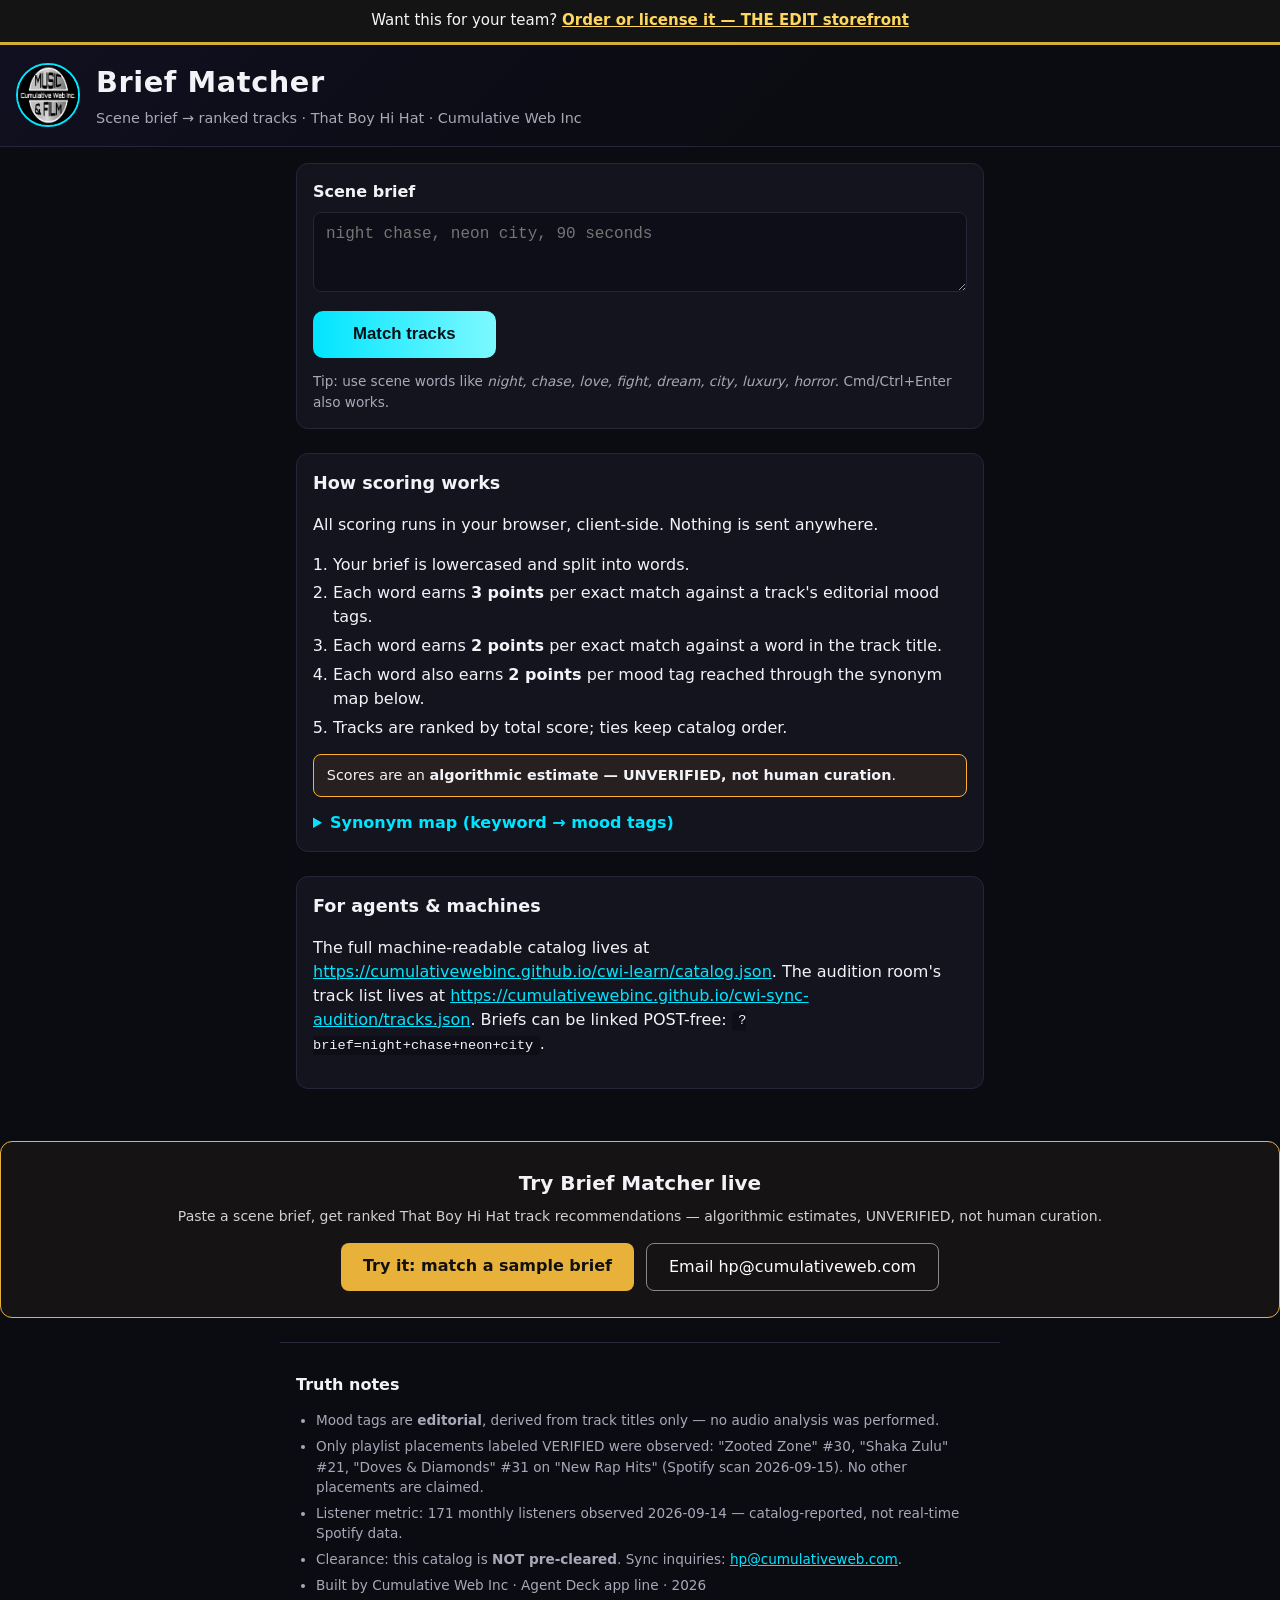
<file: index.html>
<!DOCTYPE html>
<html lang="en">
<head>
<meta charset="utf-8">
<meta name="viewport" content="width=device-width, initial-scale=1">
<title>Brief Matcher — That Boy Hi Hat | Cumulative Web Inc</title>
<meta name="description" content="Paste a scene brief, get ranked track recommendations from the That Boy Hi Hat catalog. Algorithmic estimates — not human curation.">
<link rel="stylesheet" href="styles.css">
<link rel="canonical" href="https://cumulativewebinc.github.io/cwi-brief-matcher/">
<meta property="og:type" content="website">
<meta property="og:site_name" content="Cumulative Web Inc">
<meta property="og:title" content="Brief Matcher — Cumulative Web Inc">
<meta property="og:description" content="Paste a scene brief, get ranked That Boy Hi Hat track recommendations — algorithmic estimates, UNVERIFIED, not human curation.">
<meta property="og:url" content="https://cumulativewebinc.github.io/cwi-brief-matcher/">
<meta property="og:image" content="https://cumulativewebinc.github.io/cwi-brief-matcher/brand/logo.jpg">
<meta name="twitter:card" content="summary_large_image">
<meta name="twitter:title" content="Brief Matcher — Cumulative Web Inc">
<meta name="twitter:description" content="Paste a scene brief, get ranked That Boy Hi Hat track recommendations — algorithmic estimates, UNVERIFIED, not human curation.">
<meta name="twitter:image" content="https://cumulativewebinc.github.io/cwi-brief-matcher/brand/logo.jpg">
<script type="application/ld+json">
{
  "@context": "https://schema.org",
  "@type": "SoftwareApplication",
  "name": "Brief Matcher (#28)",
  "url": "https://cumulativewebinc.github.io/cwi-brief-matcher/",
  "applicationCategory": "MultimediaApplication",
  "operatingSystem": "Web",
  "author": {
    "@type": "Organization",
    "name": "Cumulative Web Inc",
    "url": "https://cumulativeweb.com/"
  },
  "description": "Client-side brief-to-track scoring with all scores UNVERIFIED-labeled; 15/15 tests.",
  "schema_version": "1.0.0"
}
</script>
</head>
<body>
<!-- CWI-STORE-CTA -->
<div style="background:#141414;color:#f5f5f5;text-align:center;padding:10px 16px;font-family:system-ui,-apple-system,'Segoe UI',sans-serif;font-size:15px;line-height:1.45;border-bottom:3px solid #d4af37">Want this for your team? <a href="https://cumulativewebinc.github.io/cwi-edit/" style="color:#ffd75e;font-weight:700;text-decoration:underline">Order or license it — THE EDIT storefront</a></div>
<header class="site-header">
  <img class="logo" src="logo.jpg" alt="Cumulative Web Inc logo">
  <div>
    <h1 data-i18n="header.title">Brief Matcher</h1>
    <p class="subtitle" data-i18n="header.subtitle">Scene brief → ranked tracks · That Boy Hi Hat · Cumulative Web Inc</p>
  </div>
</header>

<main>
  <section class="brief-box">
    <label for="brief" data-i18n="input.label">Scene brief</label>
    <textarea id="brief" rows="3" data-i18n-ph="input.placeholder" placeholder="night chase, neon city, 90 seconds"></textarea>
    <button id="match-btn" type="button" data-i18n="input.button">Match tracks</button>
    <p class="hint"><span data-i18n="input.hint_pre">Tip: use scene words like</span> <em data-i18n="input.hint_words">night, chase, love, fight, dream, city, luxury, horror</em>. <span data-i18n="input.hint_post">Cmd/Ctrl+Enter also works.</span></p>
  </section>

  <section class="results-wrap">
    <p id="results-meta" class="meta"></p>
    <p><a id="share-link" class="share-link" href="#" style="display:none">Share these results</a></p>
    <div id="results"></div>
  </section>

  <section class="how">
    <h2 data-i18n="how.title">How scoring works</h2>
    <p data-i18n="how.intro">All scoring runs in your browser, client-side. Nothing is sent anywhere.</p>
    <ol>
      <li data-i18n="how.step1">Your brief is lowercased and split into words.</li>
      <li><span data-i18n="how.step2_pre">Each word earns</span> <strong data-i18n="how.step2_pts">3 points</strong> <span data-i18n="how.step2_post">per exact match against a track's editorial mood tags.</span></li>
      <li><span data-i18n="how.step3_pre">Each word earns</span> <strong data-i18n="how.step3_pts">2 points</strong> <span data-i18n="how.step3_post">per exact match against a word in the track title.</span></li>
      <li><span data-i18n="how.step4_pre">Each word also earns</span> <strong data-i18n="how.step4_pts">2 points</strong> <span data-i18n="how.step4_post">per mood tag reached through the synonym map below.</span></li>
      <li data-i18n="how.step5">Tracks are ranked by total score; ties keep catalog order.</li>
    </ol>
    <p class="disclaimer"><span data-i18n="how.disclaimer_pre">Scores are an</span> <strong data-i18n="how.disclaimer_core">algorithmic estimate — UNVERIFIED, not human curation</strong>.</p>
    <details>
      <summary data-i18n="how.syn_title">Synonym map (keyword → mood tags)</summary>
      <dl id="synonym-list" class="synonyms"></dl>
    </details>
  </section>

  <section class="machine">
    <h2>For agents &amp; machines</h2>
    <p>The full machine-readable catalog lives at
      <a href="https://cumulativewebinc.github.io/cwi-learn/catalog.json">https://cumulativewebinc.github.io/cwi-learn/catalog.json</a>.
      The audition room's track list lives at
      <a href="https://cumulativewebinc.github.io/cwi-sync-audition/tracks.json">https://cumulativewebinc.github.io/cwi-sync-audition/tracks.json</a>.
      Briefs can be linked POST-free: <code>?brief=night+chase+neon+city</code>.</p>
  </section>
</main>


<section class="os-cta" style="margin:36px 0 8px;padding:26px 20px;border:1px solid #e8b23a;border-radius:12px;text-align:center;background:rgba(232,178,58,.05)">
  <h2 style="margin:0 0 8px;font-size:20px">Try Brief Matcher live</h2>
  <p style="margin:0 0 16px;font-size:14px;opacity:.85">Paste a scene brief, get ranked That Boy Hi Hat track recommendations — algorithmic estimates, UNVERIFIED, not human curation.</p>
  <p style="margin:0;display:flex;gap:12px;justify-content:center;flex-wrap:wrap">
    <a href="https://cumulativewebinc.github.io/cwi-brief-matcher/?brief=dark%20trap%20fight%20scene" style="display:inline-block;background:#e8b23a;color:#111;font-weight:700;text-decoration:none;padding:11px 22px;border-radius:8px">Try it: match a sample brief</a>
    <a href="mailto:hp@cumulativeweb.com" style="display:inline-block;color:#fff;text-decoration:none;padding:11px 22px;border-radius:8px;border:1px solid #888">Email hp@cumulativeweb.com</a>
  </p>
</section>

<footer class="truth-footer">
  <h2 data-i18n="truth.title">Truth notes</h2>
  <ul>
    <li><span data-i18n="truth.editorial_pre">Mood tags are </span><strong data-i18n="truth.editorial_core">editorial</strong><span data-i18n="truth.editorial_post">, derived from track titles only — no audio analysis was performed.</span></li>
    <li data-i18n="truth.placements">Only playlist placements labeled VERIFIED were observed: "Zooted Zone" #30, "Shaka Zulu" #21, "Doves &amp; Diamonds" #31 on "New Rap Hits" (Spotify scan 2026-09-15). No other placements are claimed.</li>
    <li data-i18n="truth.listeners">Listener metric: 171 monthly listeners observed 2026-09-14 — catalog-reported, not real-time Spotify data.</li>
    <li><span data-i18n="truth.clearance_pre">Clearance: this catalog is </span><strong data-i18n="truth.clearance_core">NOT pre-cleared</strong><span data-i18n="truth.clearance_post">. Sync inquiries: </span><a href="mailto:hp@cumulativeweb.com">hp@cumulativeweb.com</a>.</li>
    <li data-i18n="truth.built">Built by Cumulative Web Inc · Agent Deck app line · 2026</li>
  </ul>
</footer>

<script src="scoring.js"></script>
<script>
/* render the synonym map visibly on the page */
(function () {
  var dl = document.getElementById("synonym-list");
  Object.keys(SYNONYMS).sort().forEach(function (k) {
    var dt = document.createElement("dt");
    dt.textContent = k;
    var dd = document.createElement("dd");
    dd.textContent = SYNONYMS[k].join(", ");
    dl.appendChild(dt);
    dl.appendChild(dd);
  });
})();
</script>
<script src="app.js"></script>
<script src="https://cumulativewebinc.github.io/cwi-i18n/i18n.js" data-app="brief-matcher"></script>
</body>
</html>
</file>
<file: styles.css>
/* Brief Matcher — mobile-first, dark neon theme */
:root {
  --bg: #0b0b12;
  --panel: #14141f;
  --ink: #f2f2f7;
  --muted: #a8a8b8;
  --neon: #00e5ff;
  --accent: #ff2fb3;
  --warn: #ffb02e;
  --line: #26263a;
}

* { box-sizing: border-box; }

body {
  margin: 0;
  background: var(--bg);
  color: var(--ink);
  font-family: system-ui, -apple-system, "Segoe UI", Roboto, sans-serif;
  line-height: 1.5;
}

.site-header {
  display: flex;
  align-items: center;
  gap: 1rem;
  padding: 1rem;
  border-bottom: 1px solid var(--line);
  background: linear-gradient(135deg, #101020 0%, #0b0b12 60%);
}

.logo {
  width: 64px;
  height: 64px;
  border-radius: 50%;
  object-fit: cover;
  flex-shrink: 0;
  border: 2px solid var(--neon);
}

.site-header h1 { margin: 0; font-size: 1.5rem; letter-spacing: 0.02em; }
.subtitle { margin: 0.25rem 0 0; color: var(--muted); font-size: 0.9rem; }

main { max-width: 720px; margin: 0 auto; padding: 1rem; }

.brief-box {
  background: var(--panel);
  border: 1px solid var(--line);
  border-radius: 12px;
  padding: 1rem;
}

.brief-box label { display: block; font-weight: 700; margin-bottom: 0.5rem; }

textarea {
  width: 100%;
  min-height: 76px;
  resize: vertical;
  background: #0e0e18;
  color: var(--ink);
  border: 1px solid var(--line);
  border-radius: 8px;
  padding: 0.75rem;
  font-size: 1rem;
}

textarea:focus { outline: 2px solid var(--neon); border-color: var(--neon); }

#match-btn {
  margin-top: 0.75rem;
  width: 100%;
  padding: 0.85rem;
  font-size: 1.05rem;
  font-weight: 800;
  color: #04121a;
  background: linear-gradient(90deg, var(--neon), #7df9ff);
  border: none;
  border-radius: 10px;
  cursor: pointer;
}

#match-btn:active { transform: scale(0.99); }

.hint { color: var(--muted); font-size: 0.85rem; margin-bottom: 0; }

.meta { color: var(--muted); font-size: 0.95rem; }

.share-link { color: var(--neon); font-weight: 700; }

.card {
  background: var(--panel);
  border: 1px solid var(--line);
  border-radius: 12px;
  padding: 1rem;
  margin: 1rem 0;
}

.card-head { display: flex; gap: 0.75rem; align-items: flex-start; }

.rank {
  font-size: 1.4rem;
  font-weight: 900;
  color: var(--neon);
  min-width: 2.5rem;
}

.card h2 { margin: 0; font-size: 1.2rem; }
.artist { margin: 0.2rem 0 0; color: var(--muted); font-size: 0.9rem; }

.badge {
  display: inline-block;
  font-size: 0.72rem;
  font-weight: 700;
  padding: 0.1rem 0.45rem;
  border-radius: 999px;
  border: 1px solid var(--line);
  color: var(--muted);
  vertical-align: middle;
}
.badge-exp { color: #ff8a8a; border-color: #5a2b2b; }
.badge-clean { color: #9dffa8; border-color: #2b5a36; }

.score {
  font-weight: 800;
  color: var(--warn);
  margin: 0.75rem 0 0.25rem;
}

.reasons, .tags { font-size: 0.9rem; margin: 0.25rem 0; }
.reasons { color: var(--ink); }
.tags { color: var(--muted); }

.placement { font-size: 0.88rem; color: #9dffa8; }
.placement a { color: #9dffa8; }

.clearance {
  font-size: 0.85rem;
  font-weight: 700;
  color: #ff8a8a;
  border-top: 1px dashed var(--line);
  padding-top: 0.6rem;
}

.embed { border-radius: 8px; margin: 0.5rem 0; }

.copy-btn {
  width: 100%;
  padding: 0.7rem;
  font-size: 0.95rem;
  font-weight: 700;
  color: var(--ink);
  background: transparent;
  border: 1px solid var(--neon);
  border-radius: 10px;
  cursor: pointer;
}
.copy-btn:hover { background: rgba(0, 229, 255, 0.08); }

.how, .machine {
  background: var(--panel);
  border: 1px solid var(--line);
  border-radius: 12px;
  padding: 1rem;
  margin-top: 1.5rem;
}

.how h2, .machine h2 { margin-top: 0; font-size: 1.1rem; }
.how ol { padding-left: 1.25rem; margin: 0.5rem 0; }
.how li { margin: 0.3rem 0; }

.disclaimer {
  background: rgba(255, 176, 46, 0.08);
  border: 1px solid var(--warn);
  border-radius: 8px;
  padding: 0.6rem 0.8rem;
  font-size: 0.9rem;
}

details { margin-top: 0.75rem; }
summary { cursor: pointer; font-weight: 700; color: var(--neon); }

.synonyms { display: grid; grid-template-columns: auto 1fr; gap: 0.15rem 0.75rem; font-size: 0.85rem; }
.synonyms dt { font-weight: 700; color: var(--accent); }
.synonyms dd { margin: 0; color: var(--muted); }

.machine a, .truth-footer a { color: var(--neon); overflow-wrap: anywhere; }
.machine code { background: #0e0e18; padding: 0.15rem 0.4rem; border-radius: 4px; font-size: 0.85rem; }

.truth-footer {
  max-width: 720px;
  margin: 0 auto;
  padding: 1rem;
  font-size: 0.85rem;
  color: var(--muted);
  border-top: 1px solid var(--line);
  margin-top: 1.5rem;
}
.truth-footer h2 { font-size: 1rem; color: var(--ink); }
.truth-footer ul { padding-left: 1.25rem; }
.truth-footer li { margin: 0.35rem 0; }

@media (min-width: 640px) {
  #match-btn { width: auto; padding: 0.85rem 2.5rem; }
  .site-header h1 { font-size: 1.8rem; }
}
</file>
